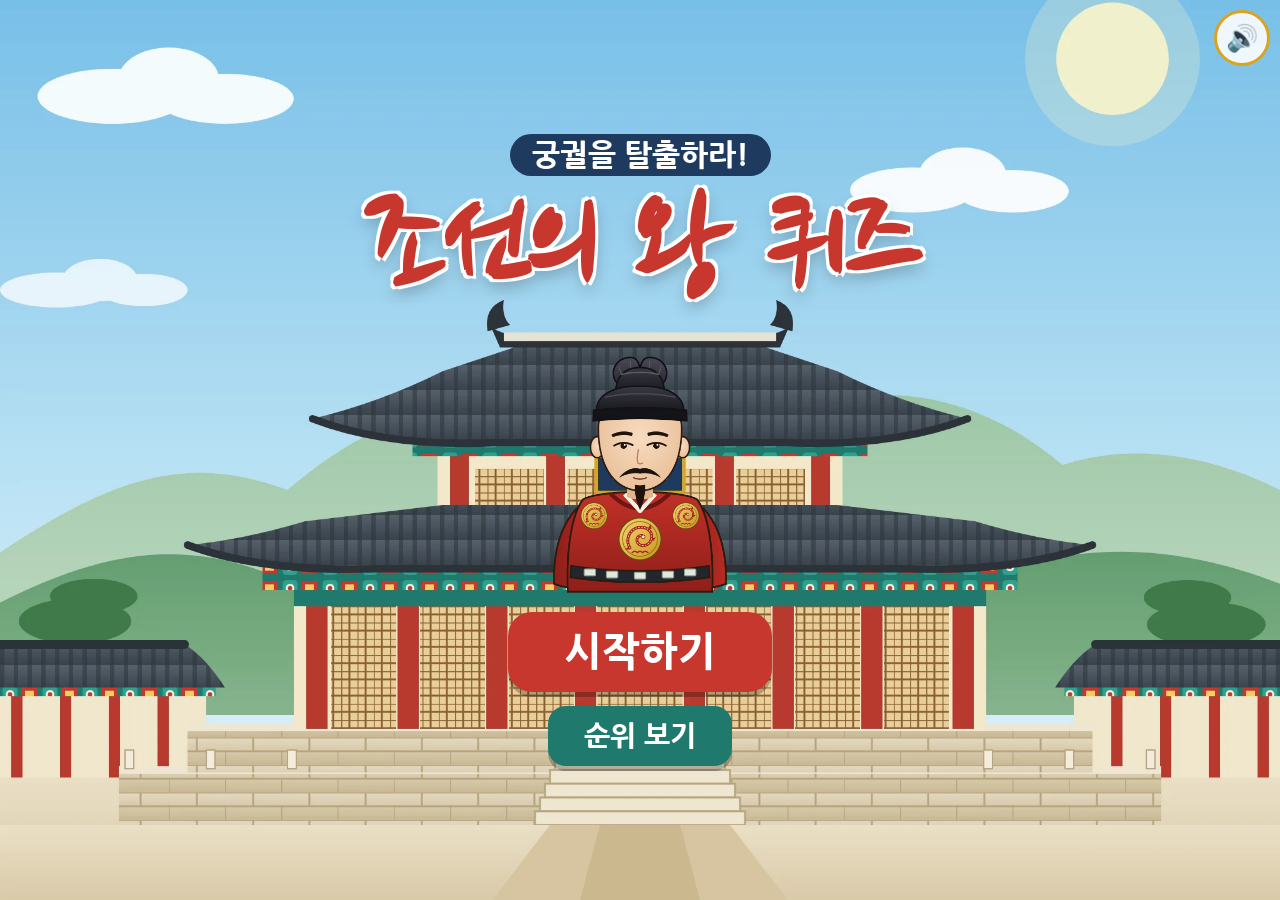
<file: index.html>
<!doctype html>
<html lang="ko">
<head>
  <meta charset="utf-8">
  <meta name="viewport" content="width=device-width, initial-scale=1, viewport-fit=cover, interactive-widget=resizes-content">
  <title>조선의 왕 퀴즈</title>
  <meta name="description" content="조선의 왕 27명을 맞히는 궁궐 탈출 퀴즈">
  <meta name="theme-color" content="#c8372d">

  <!-- PWA -->
  <link rel="manifest" href="manifest.json">
  <link rel="icon" type="image/png" sizes="192x192" href="images/icon-192.png">
  <link rel="apple-touch-icon" sizes="180x180" href="images/apple-touch-icon.png">
  <meta name="apple-mobile-web-app-capable" content="yes">
  <meta name="mobile-web-app-capable" content="yes">
  <meta name="apple-mobile-web-app-title" content="조선왕퀴즈">
  <meta name="apple-mobile-web-app-status-bar-style" content="black-translucent">

  <!-- 무료 웹폰트: 제목(붓글씨) + 본문(고딕). 오프라인이면 시스템 글꼴로 대신한다. -->
  <link rel="preconnect" href="https://fonts.googleapis.com">
  <link rel="preconnect" href="https://fonts.gstatic.com" crossorigin>
  <link rel="stylesheet" href="https://fonts.googleapis.com/css2?family=Nanum+Brush+Script&family=Nanum+Gothic:wght@400;700;800&display=swap">

  <link rel="stylesheet" href="style.css">
</head>
<body>
  <div id="app" class="app">
    <!-- 배경: 이미지가 없으면 CSS 단청 도형이 보인다 -->
    <div class="bg bg-palace" aria-hidden="true"></div>
    <div class="bg bg-escape" aria-hidden="true"></div>

    <button id="soundBtn" class="sound-btn" type="button" aria-label="소리 끄기" aria-pressed="true">🔊</button>
    <div id="testBadge" class="test-badge" hidden>테스트 모드 · 3문제</div>

    <!-- 1. 시작 화면 -->
    <section id="screen-start" class="screen is-active" aria-labelledby="startTitle">
      <div class="start-inner">
        <p class="start-sub">궁궐을 탈출하라!</p>
        <h1 id="startTitle" class="title">조선의 왕 퀴즈</h1>
        <div class="king-slot" data-img>
          <img src="images/king.png" alt="곤룡포를 입은 왕 캐릭터" onerror="this.parentNode.classList.add('img-missing')">
          <div class="shape-king" aria-hidden="true"><span class="sk-hat"></span><span class="sk-face"></span><span class="sk-robe"></span></div>
        </div>
        <div class="start-buttons">
          <button id="resumeBtn" class="btn btn-primary btn-xl" type="button" hidden>이어서 하기</button>
          <button id="startBtn" class="btn btn-primary btn-xl" type="button">시작하기</button>
          <button id="rankBtn" class="btn btn-secondary btn-lg" type="button">순위 보기</button>
        </div>
        <p id="resumeInfo" class="resume-info" hidden></p>
      </div>
    </section>

    <!-- 2. 문제 화면 -->
    <section id="screen-quiz" class="screen" aria-label="문제">
      <header class="topbar">
        <span class="tb-item">문제 <b id="qCount">1 / 27</b></span>
        <span class="tb-item">점수 <b id="qScore">100점</b></span>
        <span class="tb-item">걸린 시간 <b id="qTime">00:00</b></span>
      </header>

      <div class="quiz-main">
        <article class="card" id="card">
          <span id="qBadge" class="badge">제1대</span>
          <p id="qText" class="q-text"></p>
          <div class="seal-slot" id="sealSlot" data-img aria-hidden="true">
            <img src="images/seal.png" alt="" onerror="this.parentNode.classList.add('img-missing')">
            <div class="shape-seal"><span>正答</span></div>
          </div>
          <div id="popMinus" class="pop-minus" aria-hidden="true"></div>
        </article>

        <!-- 안내와 힌트는 입력창 '위'에 둔다: 화면 키보드가 올라와도 가려지지 않게 -->
        <div class="status-row">
          <div id="feedback" class="feedback" role="status" aria-live="polite"></div>
          <div id="hint" class="hint" aria-live="polite" hidden></div>
        </div>

        <form id="answerForm" class="answer-row" autocomplete="off" novalidate>
          <input id="answerInput" class="answer-input" type="text" inputmode="text" lang="ko"
                 placeholder="정답을 적어 주세요" aria-label="정답 입력"
                 autocomplete="off" autocorrect="off" autocapitalize="off" spellcheck="false"
                 enterkeyhint="done" maxlength="20">
          <button id="submitBtn" class="btn btn-primary btn-submit" type="submit">제출</button>
        </form>
      </div>
    </section>

    <!-- 3. 결과 화면 -->
    <section id="screen-result" class="screen" aria-labelledby="resultTitle">
      <div class="panel result-panel">
        <h2 id="resultTitle" class="result-title">탈출 성공!</h2>
        <p id="resultSub" class="result-sub"></p>
        <div class="result-score"><span id="rScore">100</span><small>점</small></div>
        <p class="result-time">걸린 시간 <b id="rTime">00:00</b></p>
        <ul class="result-stats">
          <li><span>한 번에 맞힘</span><b id="rFirst">0</b>개</li>
          <li><span>힌트 받고 맞힘</span><b id="rHint">0</b>개</li>
          <li><span>못 맞힘</span><b id="rMiss">0</b>개</li>
        </ul>
        <div id="missedBox" class="missed-box" hidden>
          <h3>못 맞힌 문제 다시 보기</h3>
          <ol id="missedList" class="missed-list"></ol>
        </div>
        <form id="saveForm" class="save-row" autocomplete="off" novalidate>
          <label for="nameInput" class="save-label">닉네임(1~8글자)</label>
          <div class="save-inputs">
            <input id="nameInput" class="name-input" type="text" lang="ko" maxlength="8"
                   placeholder="닉네임" autocomplete="off" autocorrect="off" autocapitalize="off"
                   spellcheck="false" enterkeyhint="done">
            <button class="btn btn-primary btn-lg" type="submit">기록 저장</button>
          </div>
          <p id="saveMsg" class="save-msg" role="status" aria-live="polite"></p>
        </form>
        <button id="skipSaveBtn" class="btn btn-ghost" type="button">저장하지 않고 처음으로</button>
      </div>
    </section>

    <!-- 4. 순위표 화면 -->
    <section id="screen-rank" class="screen" aria-labelledby="rankTitle">
      <div class="panel rank-panel">
        <h2 id="rankTitle" class="rank-title">명예의 전당</h2>
        <p id="rankMode" class="rank-mode" hidden>테스트 모드 기록</p>
        <table class="rank-table">
          <thead><tr><th>순위</th><th>닉네임</th><th>점수</th><th>시간</th><th>날짜</th></tr></thead>
          <tbody id="rankBody"></tbody>
        </table>
        <p id="rankEmpty" class="rank-empty" hidden>아직 기록이 없어요. 첫 번째 주인공이 되어 보세요!</p>
        <p id="myRank" class="my-rank" hidden></p>
        <div class="rank-buttons">
          <button id="againBtn" class="btn btn-primary btn-lg" type="button">다시 하기</button>
          <button id="homeBtn" class="btn btn-secondary btn-lg" type="button">처음으로</button>
        </div>
        <button id="clearBtn" class="btn btn-danger hold-btn" type="button">
          <span class="hold-fill" aria-hidden="true"></span>
          <span class="hold-label">기록 지우기 (3초 길게 누르기)</span>
        </button>
      </div>
    </section>
  </div>

  <script src="questions.js"></script>
  <script src="app.js"></script>
</body>
</html>
</file>
<file: style.css>
/* 조선의 왕 퀴즈 — 스타일
 * 단청 색: 다홍 · 청록 · 금색, 문제 카드는 한지색
 */
:root {
  --dahong: #c8372d;
  --dahong-dark: #9e2a22;
  --cheongrok: #1f7a6d;
  --cheongrok-dark: #155a50;
  --gold: #d9a520;
  --gold-light: #f2cf63;
  --namsaek: #1e3a5f;
  --hanji: #f8f1e1;
  --hanji-edge: #e7d9b8;
  --meok: #2b2118;
  --sky-top: #8fc9e8;
  --sky-bottom: #dff1f7;
  --ok: #1f7a6d;
  --bad: #d23a2c;

  --app-h: 100vh;       /* JS가 visualViewport 높이로 바꾼다 */
  --app-top: 0px;

  --font-title: "Nanum Brush Script", "Nanum Pen Script", "Apple SD Gothic Neo", cursive;
  --font-body: "Nanum Gothic", "Apple SD Gothic Neo", "Malgun Gothic", "Noto Sans KR", system-ui, sans-serif;
}

* { box-sizing: border-box; }

html, body {
  margin: 0;
  height: 100%;
  overflow: hidden;
  background: #6fb3d6;
  color: var(--meok);
  font-family: var(--font-body);
  -webkit-text-size-adjust: 100%;
  -webkit-tap-highlight-color: transparent;
  overscroll-behavior: none;
}

button, input { font: inherit; color: inherit; }

/* 앱 틀: 화면 키보드가 올라오면 보이는 영역(visualViewport)에 맞춰 줄어든다 */
.app {
  position: fixed;
  left: 0; right: 0;
  top: var(--app-top);
  height: var(--app-h);
  overflow: hidden;
}

/* ---------- 배경 ---------- */
.bg {
  position: absolute; inset: 0;
  z-index: 0;
  transition: opacity .6s ease;
}
/* 이미지가 없으면 뒤쪽의 CSS 그라데이션(단청 도형)이 보인다 */
.bg-palace {
  background:
    url("images/bg-palace.webp") center bottom / cover no-repeat,
    /* 금색 띠 */
    linear-gradient(var(--gold), var(--gold)) 0 72% / 100% 1.2% no-repeat,
    /* 청록 처마 */
    linear-gradient(var(--cheongrok), var(--cheongrok-dark)) 0 62% / 100% 10% no-repeat,
    /* 다홍 기둥 */
    repeating-linear-gradient(90deg, var(--dahong) 0 4%, #e9d6ad 4% 16%) 0 82% / 100% 16% no-repeat,
    /* 돌바닥 */
    linear-gradient(#d9cdb5, #bfae8e) 0 100% / 100% 10% no-repeat,
    /* 하늘 */
    linear-gradient(var(--sky-top), var(--sky-bottom));
}
.bg-escape {
  opacity: 0;
  background:
    url("images/bg-escape.webp") center / cover no-repeat,
    radial-gradient(ellipse at 50% 60%, #fff8d6 0 18%, transparent 45%),
    linear-gradient(90deg, var(--dahong-dark) 0 30%, transparent 30% 70%, var(--dahong-dark) 70%),
    linear-gradient(var(--gold-light), #f7e7b0);
}
.app.escape .bg-escape { opacity: 1; }

/* ---------- 공통 ---------- */
.screen {
  position: absolute; inset: 0;
  z-index: 1;
  display: none;
  padding: max(16px, env(safe-area-inset-top)) max(16px, env(safe-area-inset-right))
           max(16px, env(safe-area-inset-bottom)) max(16px, env(safe-area-inset-left));
}
.screen.is-active { display: flex; flex-direction: column; animation: fadeIn .35s ease; }
@keyframes fadeIn { from { opacity: 0; } to { opacity: 1; } }

[hidden] { display: none !important; }

.btn {
  border: 0;
  border-radius: 18px;
  padding: 14px 28px;
  font-weight: 800;
  cursor: pointer;
  touch-action: manipulation;
  user-select: none;
  -webkit-user-select: none;
  box-shadow: 0 5px 0 rgba(0,0,0,.25);
  transition: transform .08s ease, box-shadow .08s ease, filter .15s;
}
.btn:active { transform: translateY(4px); box-shadow: 0 1px 0 rgba(0,0,0,.25); }
.btn:focus-visible { outline: 4px solid var(--gold-light); outline-offset: 3px; }
.btn-primary { background: var(--dahong); color: #fff; }
.btn-secondary { background: var(--cheongrok); color: #fff; }
.btn-ghost { background: transparent; box-shadow: none; color: var(--namsaek); text-decoration: underline; font-weight: 700; }
.btn-danger { background: #5a4a3a; color: #fff; }
.btn-xl { font-size: clamp(28px, 4.2vw, 40px); padding: 20px 56px; border-radius: 24px; }
.btn-lg { font-size: clamp(22px, 3vw, 28px); padding: 16px 36px; }

.sound-btn {
  position: absolute; z-index: 5;
  top: max(10px, env(safe-area-inset-top)); right: max(10px, env(safe-area-inset-right));
  width: 56px; height: 56px; border-radius: 50%;
  border: 3px solid var(--gold); background: rgba(255,255,255,.88);
  font-size: 26px; line-height: 1; cursor: pointer;
  touch-action: manipulation;
}
.test-badge {
  position: absolute; z-index: 5;
  bottom: max(12px, env(safe-area-inset-bottom)); left: max(12px, env(safe-area-inset-left));
  pointer-events: none; opacity: .9;
  background: var(--namsaek); color: #fff; font-weight: 800;
  padding: 6px 14px; border-radius: 999px; font-size: 16px;
}

/* ---------- 이미지 자리 (없으면 도형) ---------- */
[data-img] { position: relative; }
[data-img] > img { display: block; width: 100%; height: 100%; object-fit: contain; }
[data-img] > [class^="shape-"] { display: none; }
[data-img].img-missing > img { display: none; }
[data-img].img-missing > [class^="shape-"] { display: block; }

/* 왕 캐릭터 대체 도형 */
.shape-king { position: absolute; inset: 0; }
.shape-king .sk-robe {
  position: absolute; left: 18%; right: 18%; bottom: 0; height: 42%;
  background: var(--dahong); border-radius: 45% 45% 12% 12%;
  box-shadow: inset 0 0 0 8px var(--gold);
}
.shape-king .sk-face {
  position: absolute; left: 30%; right: 30%; top: 24%; height: 40%;
  background: #f6d7b5; border-radius: 50%;
}
.shape-king .sk-hat {
  position: absolute; left: 28%; right: 28%; top: 10%; height: 22%;
  background: #1d1d1d; border-radius: 50% 50% 10% 10%;
  box-shadow: -34px 8px 0 -12px #1d1d1d, 34px 8px 0 -12px #1d1d1d;
  z-index: 1;
}
/* 도장 대체 도형 */
.shape-seal { position: absolute; inset: 0; }
.shape-seal span {
  position: absolute; inset: 8%;
  border: 8px solid var(--dahong); border-radius: 14px;
  color: var(--dahong); font-family: var(--font-title);
  display: grid; place-items: center; font-size: 46px; font-weight: 700;
  background: rgba(200,55,45,.08);
}

/* ---------- 1. 시작 화면 ---------- */
#screen-start { align-items: center; justify-content: center; text-align: center; }
.start-inner {
  display: flex; flex-direction: column; align-items: center; gap: 10px;
  width: min(720px, 100%);
}
.start-sub {
  margin: 0; font-size: clamp(22px, 3vw, 30px); font-weight: 800; color: #fff;
  background: var(--namsaek); padding: 6px 22px; border-radius: 999px;
}
.title {
  margin: 0;
  font-family: var(--font-title);
  font-size: clamp(72px, 12vw, 132px);
  line-height: 1;
  color: var(--dahong);
  text-shadow: 3px 3px 0 #fff, -3px -3px 0 #fff, 3px -3px 0 #fff, -3px 3px 0 #fff,
               0 8px 16px rgba(0,0,0,.25);
}
.king-slot { width: clamp(160px, 30vmin, 300px); aspect-ratio: 1; }
.start-buttons { display: flex; flex-direction: column; gap: 14px; align-items: center; margin-top: 4px; }
.resume-info { margin: 0; font-weight: 700; background: rgba(255,255,255,.85); padding: 6px 14px; border-radius: 12px; }

/* ---------- 2. 문제 화면 ---------- */
#screen-quiz { gap: 12px; padding-top: max(12px, env(safe-area-inset-top)); }
.topbar {
  display: flex; flex-wrap: wrap; justify-content: center; gap: 8px 14px;
  margin-right: 64px; /* 소리 버튼 자리 */
}
.tb-item {
  background: rgba(30,58,95,.92); color: #fff;
  padding: 8px 18px; border-radius: 999px;
  font-size: clamp(18px, 2.4vw, 24px); font-weight: 700; white-space: nowrap;
}
.tb-item b { color: var(--gold-light); font-variant-numeric: tabular-nums; }

/* 문제와 입력창은 위쪽에 모은다 (화면 키보드 대비) */
.quiz-main {
  width: min(980px, 100%); margin: 0 auto;
  display: flex; flex-direction: column; gap: 12px;
}
.card {
  position: relative;
  background: var(--hanji);
  background-image:
    radial-gradient(rgba(150,120,70,.07) 1px, transparent 1.5px),
    radial-gradient(rgba(150,120,70,.05) 1px, transparent 1.5px);
  background-size: 7px 7px, 11px 11px;
  border-radius: 20px;
  border: 6px solid var(--cheongrok);
  outline: 3px solid var(--gold); outline-offset: -14px;
  padding: 28px 32px 30px;
  box-shadow: 0 10px 24px rgba(0,0,0,.25);
}
.badge {
  display: inline-block;
  background: var(--dahong); color: #fff;
  font-weight: 800; font-size: clamp(22px, 3vw, 30px);
  padding: 4px 18px; border-radius: 10px; margin-bottom: 10px;
}
.q-text {
  margin: 0;
  font-size: clamp(28px, 3.8vw, 38px);
  font-weight: 800; line-height: 1.45;
  word-break: keep-all; overflow-wrap: anywhere;
}
.card.shake { animation: shake .4s ease; }
@keyframes shake {
  0%,100% { transform: translateX(0); }
  20% { transform: translateX(-12px); } 40% { transform: translateX(10px); }
  60% { transform: translateX(-8px); } 80% { transform: translateX(6px); }
}

.seal-slot {
  position: absolute; right: 18px; bottom: -10px;
  width: 140px; height: 140px; pointer-events: none;
  opacity: 0; transform: scale(2.2) rotate(-18deg);
  display: none; /* 찍을 때만 보인다. 투명도로만 숨기면 일부 휴대폰(사파리)에서 잔상이 남는다 */
}
.seal-slot.stamp { display: block; animation: stamp .45s cubic-bezier(.2,1.6,.4,1) forwards; }
@keyframes stamp {
  0% { opacity: 0; transform: scale(2.2) rotate(-18deg); }
  100% { opacity: .95; transform: scale(1) rotate(-12deg); }
}

.pop-minus {
  position: absolute; right: 36px; top: 10px;
  font-size: 64px; font-weight: 800; color: var(--bad);
  text-shadow: 0 3px 0 #fff;
  opacity: 0; pointer-events: none;
  display: none;
}
.pop-minus.show { display: block; animation: popUp 1s ease-out forwards; }
@keyframes popUp {
  0% { opacity: 0; transform: translateY(20px) scale(.6); }
  20% { opacity: 1; transform: translateY(0) scale(1.15); }
  70% { opacity: 1; transform: translateY(-24px) scale(1); }
  100% { opacity: 0; transform: translateY(-48px) scale(1); }
}

.answer-row { display: flex; gap: 12px; }
.answer-input {
  flex: 1; min-width: 0;
  height: 80px;
  font-size: 40px; font-weight: 800;
  padding: 0 22px;
  border-radius: 18px;
  border: 5px solid var(--namsaek);
  background: #fff;
  outline: none;
}
.answer-input:focus { border-color: var(--gold); box-shadow: 0 0 0 5px rgba(217,165,32,.35); }
.answer-input.ok { border-color: var(--ok); background: #e9f7f2; }
.answer-input.bad { border-color: var(--bad); background: #fdeceb; }
.btn-submit { height: 80px; font-size: 32px; padding: 0 32px; }

/* 안내 + 힌트: 카드와 입력창 사이 한 줄 (화면 키보드에 가려지지 않는 자리) */
.status-row {
  display: flex; flex-wrap: wrap; align-items: center; justify-content: center;
  gap: 8px 12px;
}
.status-row:has(.feedback:empty):has(.hint[hidden]) { display: none; }
.feedback {
  min-height: 0;
  text-align: center; font-weight: 800;
  font-size: clamp(22px, 3.2vw, 32px);
}
.feedback:empty { display: none; }
.feedback .ok  { color: #fff; background: var(--ok); padding: 6px 22px; border-radius: 14px; display: inline-block; }
.feedback .bad { color: #fff; background: var(--bad); padding: 6px 22px; border-radius: 14px; display: inline-block; }
.feedback .info { color: var(--meok); background: rgba(255,255,255,.92); padding: 6px 22px; border-radius: 14px; display: inline-block; }

.hint {
  background: #fff8e1; border: 4px dashed var(--gold);
  border-radius: 16px; padding: 4px 22px;
  font-size: clamp(22px, 3.2vw, 32px); font-weight: 800;
}
.hint b { font-size: 1.4em; letter-spacing: .15em; color: var(--dahong); }

/* 키보드가 올라와 화면이 낮아지면 더 촘촘하게 */
.app.compact #screen-quiz { gap: 6px; padding-top: 6px; padding-bottom: 6px; }
.app.compact .topbar { gap: 6px; }
.app.compact .tb-item { padding: 4px 12px; font-size: 17px; }
.app.compact .sound-btn { width: 44px; height: 44px; font-size: 20px; top: 4px; }
.app.compact .quiz-main { gap: 6px; }
.app.compact .card { padding: 12px 20px 14px; outline-offset: -10px; border-width: 4px; }
.app.compact .badge { font-size: 20px; margin-bottom: 4px; padding: 2px 12px; }
.app.compact .q-text { font-size: 28px; line-height: 1.3; }
.app.compact .answer-input, .app.compact .btn-submit { height: 64px; }
.app.compact .answer-input { font-size: 34px; }
.app.compact .btn-submit { font-size: 26px; }
.app.compact .seal-slot { width: 96px; height: 96px; }
.app.compact .hint, .app.compact .feedback { font-size: 24px; }
.app.compact .hint { padding: 4px 18px; }
.app.compact .feedback > span { padding: 2px 16px; }
.app.compact .test-badge { display: none; }
.app.compact .status-row { gap: 4px 8px; }

/* 아주 낮은 화면(휴대폰 + 화면 키보드): 문제·힌트·입력창이 한 화면에 들어오게 */
.app.tight .topbar { gap: 4px; margin-right: 48px; }
.app.tight .tb-item { padding: 2px 10px; font-size: 14px; }
.app.tight .sound-btn { width: 38px; height: 38px; font-size: 17px; top: 3px; border-width: 2px; }
.app.tight #screen-quiz { gap: 4px; padding-top: 4px; padding-left: 8px; padding-right: 8px; }
.app.tight .quiz-main { gap: 5px; }
.app.tight .card { padding: 8px 12px 10px; border-width: 3px; outline: none; border-radius: 14px; }
.app.tight .badge { font-size: 15px; padding: 1px 8px; margin: 0 6px 0 0; border-radius: 6px; vertical-align: 3px; }
.app.tight .q-text { display: inline; font-size: 21px; line-height: 1.35; }
.app.tight .seal-slot { width: 64px; height: 64px; right: 6px; bottom: -6px; }
.app.tight .pop-minus { font-size: 40px; right: 14px; top: 0; }
.app.tight .hint, .app.tight .feedback { font-size: 19px; }
.app.tight .hint { padding: 1px 12px; border-width: 3px; border-radius: 10px; }
.app.tight .feedback > span { padding: 1px 12px; border-radius: 10px; }
.app.tight .answer-input, .app.tight .btn-submit { height: 52px; border-radius: 12px; }
.app.tight .answer-input { font-size: 26px; border-width: 4px; padding: 0 12px; }
.app.tight .btn-submit { font-size: 20px; padding: 0 16px; }

/* ---------- 3·4. 결과·순위표 공통 패널 ---------- */
#screen-result, #screen-rank { align-items: center; overflow-y: auto; -webkit-overflow-scrolling: touch; }
.panel {
  width: min(860px, 100%);
  margin: auto 0;
  background: rgba(248,241,225,.96);
  border: 6px solid var(--cheongrok);
  outline: 3px solid var(--gold); outline-offset: -14px;
  border-radius: 24px;
  padding: 28px 28px 22px;
  box-shadow: 0 12px 28px rgba(0,0,0,.3);
  text-align: center;
}

.result-title {
  margin: 0; font-family: var(--font-title);
  font-size: clamp(64px, 10vw, 104px); line-height: 1;
}
.result-title.success { color: var(--dahong); }
.result-title.fail { color: var(--namsaek); }
.result-sub { margin: 6px 0 0; font-size: 22px; font-weight: 700; }
.result-score { font-size: clamp(80px, 13vw, 128px); font-weight: 800; color: var(--dahong); line-height: 1.05; }
.result-score small { font-size: .35em; margin-left: 6px; color: var(--meok); }
.result-time { margin: 0 0 12px; font-size: 26px; font-weight: 700; }
.result-stats {
  list-style: none; padding: 0; margin: 0 0 14px;
  display: flex; flex-wrap: wrap; justify-content: center; gap: 10px;
}
.result-stats li {
  background: #fff; border-radius: 14px; padding: 10px 18px;
  border: 3px solid var(--hanji-edge); font-size: 21px; font-weight: 700;
}
.result-stats li span { margin-right: 8px; }
.result-stats li b { font-size: 1.4em; color: var(--cheongrok); }

.missed-box { text-align: left; background: #fff; border-radius: 16px; padding: 12px 20px; margin-bottom: 14px; border: 3px solid var(--hanji-edge); }
.missed-box h3 { margin: 0 0 8px; font-size: 22px; color: var(--dahong-dark); }
.missed-list { margin: 0; padding-left: 0; list-style: none; font-size: 20px; line-height: 1.5; }
.missed-list li { padding: 6px 0; border-top: 1px dashed var(--hanji-edge); }
.missed-list li:first-child { border-top: 0; }
.missed-list .ans { display: inline-block; margin-left: 6px; color: #fff; background: var(--cheongrok); border-radius: 8px; padding: 0 10px; font-weight: 800; }

.save-row { display: flex; flex-direction: column; align-items: center; gap: 8px; }
.save-label { font-size: 22px; font-weight: 800; }
.save-inputs { display: flex; gap: 10px; flex-wrap: wrap; justify-content: center; }
.name-input {
  width: min(360px, 70vw); height: 68px; font-size: 32px; font-weight: 800;
  text-align: center; border-radius: 16px; border: 4px solid var(--namsaek); background: #fff; outline: none;
}
.name-input:focus { border-color: var(--gold); }
.save-msg { margin: 0; min-height: 1.4em; font-size: 20px; font-weight: 700; color: var(--bad); }

.rank-title { margin: 0 0 10px; font-family: var(--font-title); font-size: clamp(60px, 9vw, 96px); line-height: 1; color: var(--dahong); }
.rank-mode { margin: 0 0 8px; font-weight: 800; color: var(--namsaek); }
.rank-table { width: 100%; border-collapse: separate; border-spacing: 0 6px; font-size: clamp(18px, 2.5vw, 24px); }
.rank-table th { font-size: .8em; color: #6b5a44; padding: 4px 8px; }
.rank-table td { background: #fff; padding: 10px 8px; font-weight: 700; font-variant-numeric: tabular-nums; }
.rank-table td:first-child { border-radius: 12px 0 0 12px; }
.rank-table td:last-child { border-radius: 0 12px 12px 0; font-size: .8em; color: #6b5a44; }
.rank-table .name { word-break: break-all; }
.medal { display: inline-grid; place-items: center; width: 40px; height: 40px; border-radius: 50%; font-weight: 800; color: #fff; }
.medal.m1 { background: linear-gradient(135deg, #f7d860, #c99a12); color: #5a3d00; }
.medal.m2 { background: linear-gradient(135deg, #eef0f2, #a4abb3); color: #333; }
.medal.m3 { background: linear-gradient(135deg, #e7a46c, #a8642b); }
.rank-table tr.mine td { animation: glow .8s ease-in-out infinite alternate; color: var(--dahong-dark); }
@keyframes glow {
  from { background: #fff3c4; }
  to   { background: #ffd35c; }
}
.rank-empty { font-size: 22px; font-weight: 700; }
.my-rank { font-size: 24px; font-weight: 800; color: var(--dahong-dark); background: #fff3c4; border-radius: 12px; padding: 8px; }
.rank-buttons { display: flex; gap: 12px; justify-content: center; flex-wrap: wrap; margin: 12px 0 14px; }

.hold-btn { position: relative; overflow: hidden; font-size: 18px; padding: 12px 22px; }
.hold-fill { position: absolute; inset: 0; width: 0; background: var(--bad); }
.hold-btn.holding .hold-fill { width: 100%; transition: width 3s linear; }
.hold-label { position: relative; }

/* 세로 화면·좁은 화면 */
@media (max-width: 600px) {
  /* 휴대폰: [제출]은 입력창 옆에 그대로 둔다(아래로 내리면 키보드에 가려짐) */
  .answer-input { font-size: 30px; padding: 0 14px; }
  .btn-submit { font-size: 22px; padding: 0 18px; }
  .rank-table th:last-child, .rank-table td:last-child { display: none; }
  .rank-table td:nth-last-child(2) { border-radius: 0 12px 12px 0; }
}

@media (prefers-reduced-motion: reduce) {
  *, *::before, *::after { animation-duration: .01ms !important; transition-duration: .01ms !important; }
}
</file>
